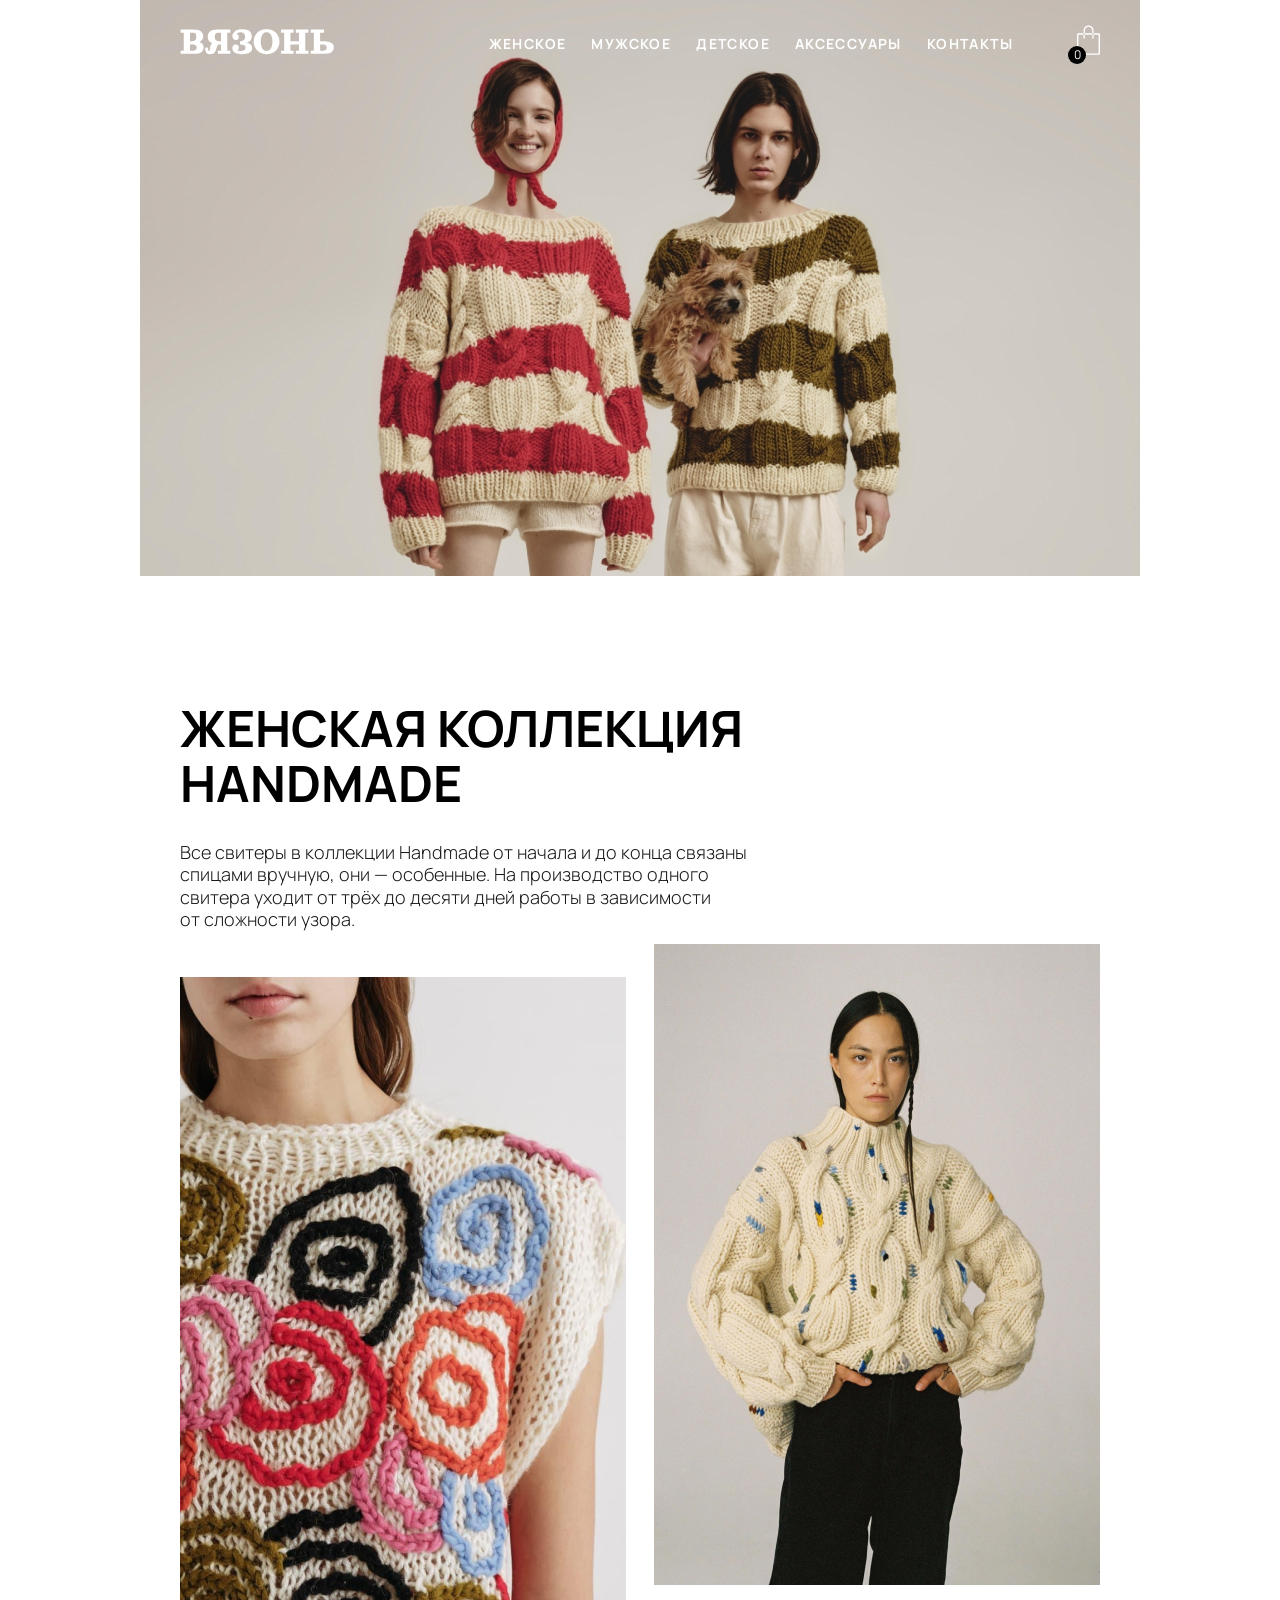
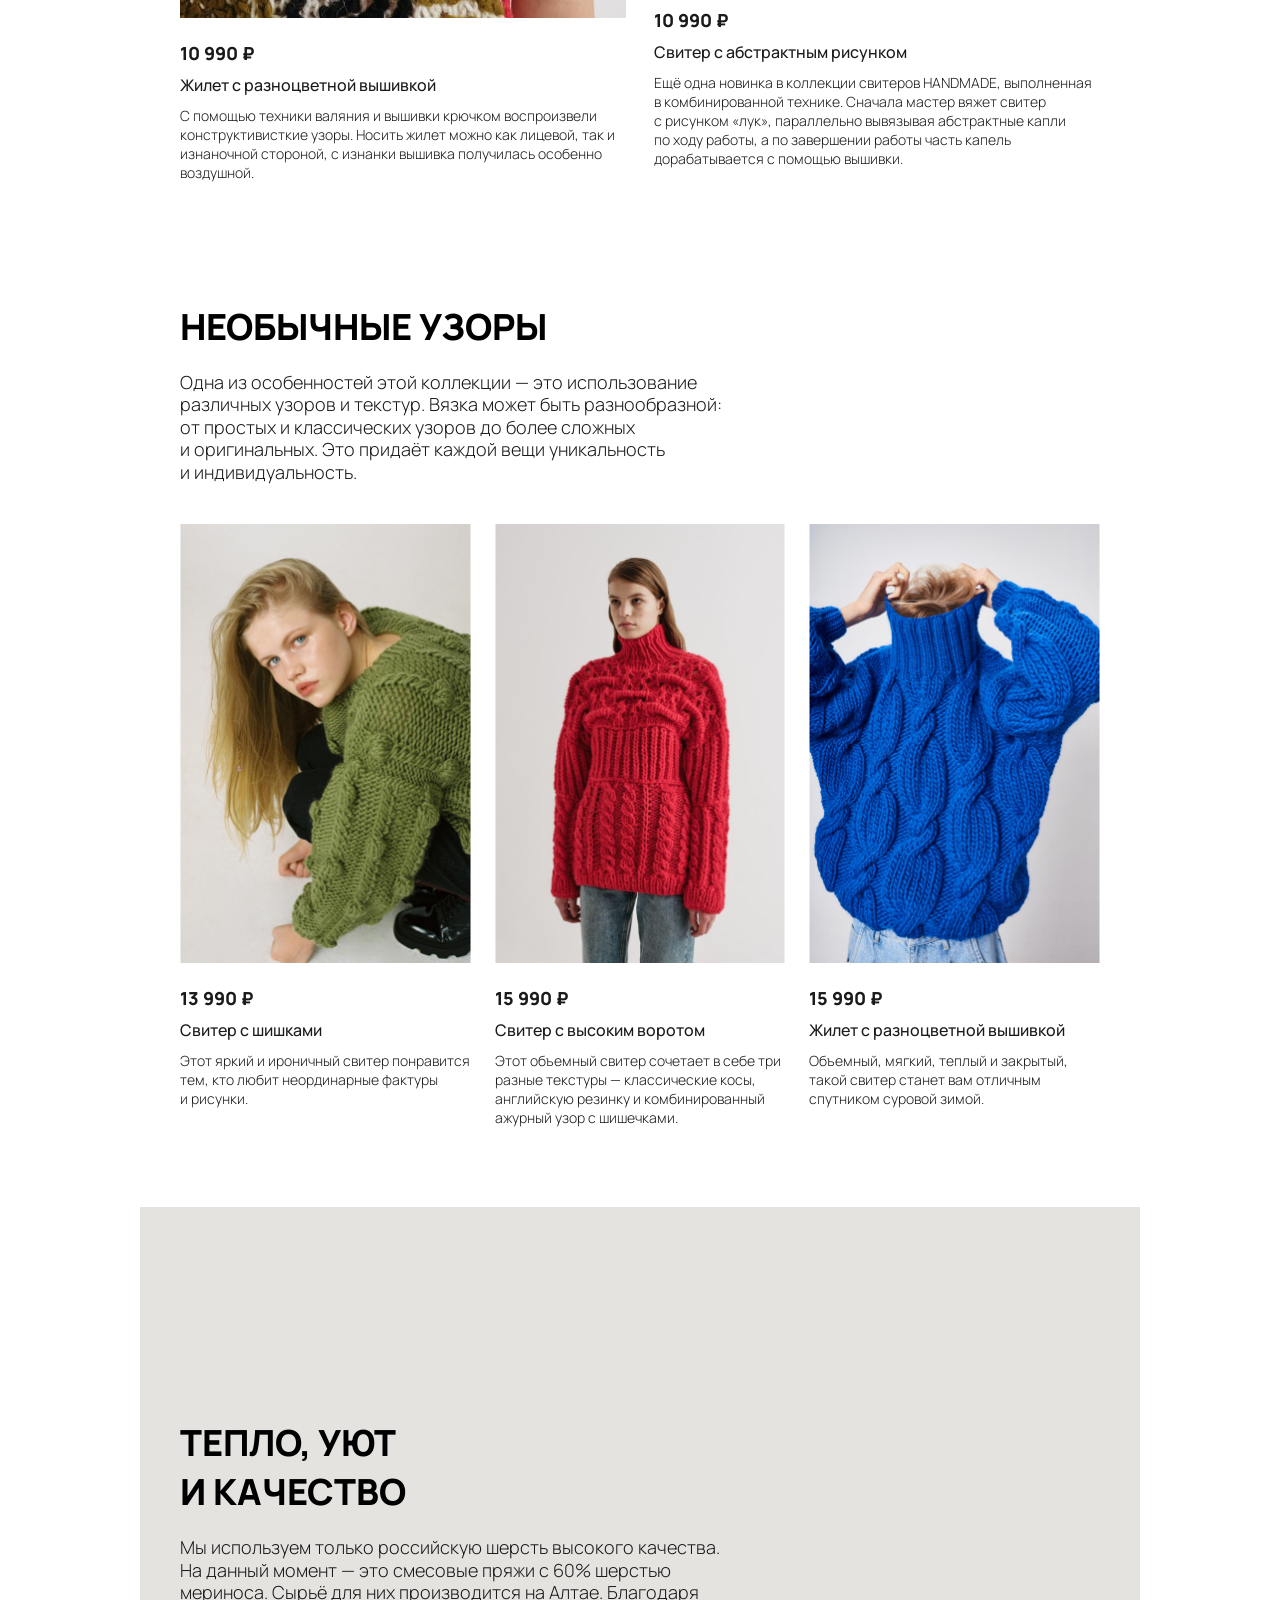
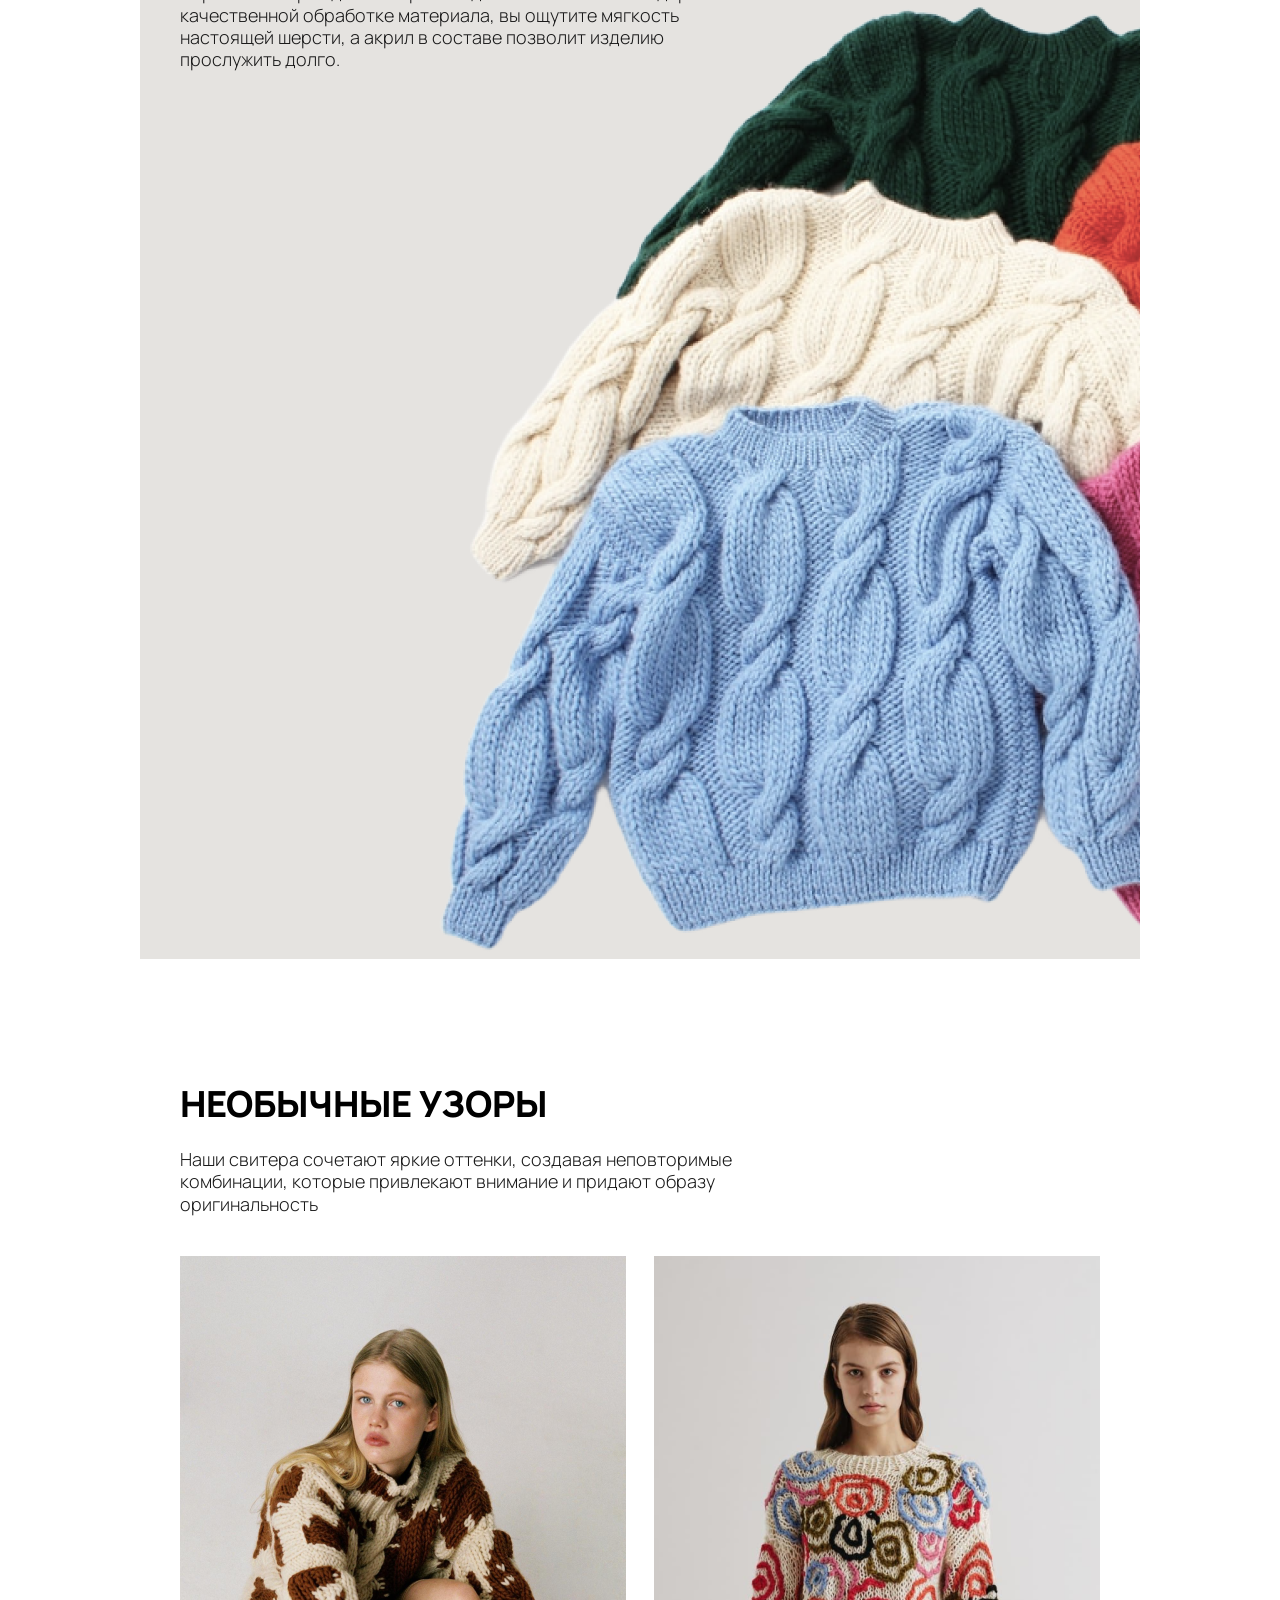
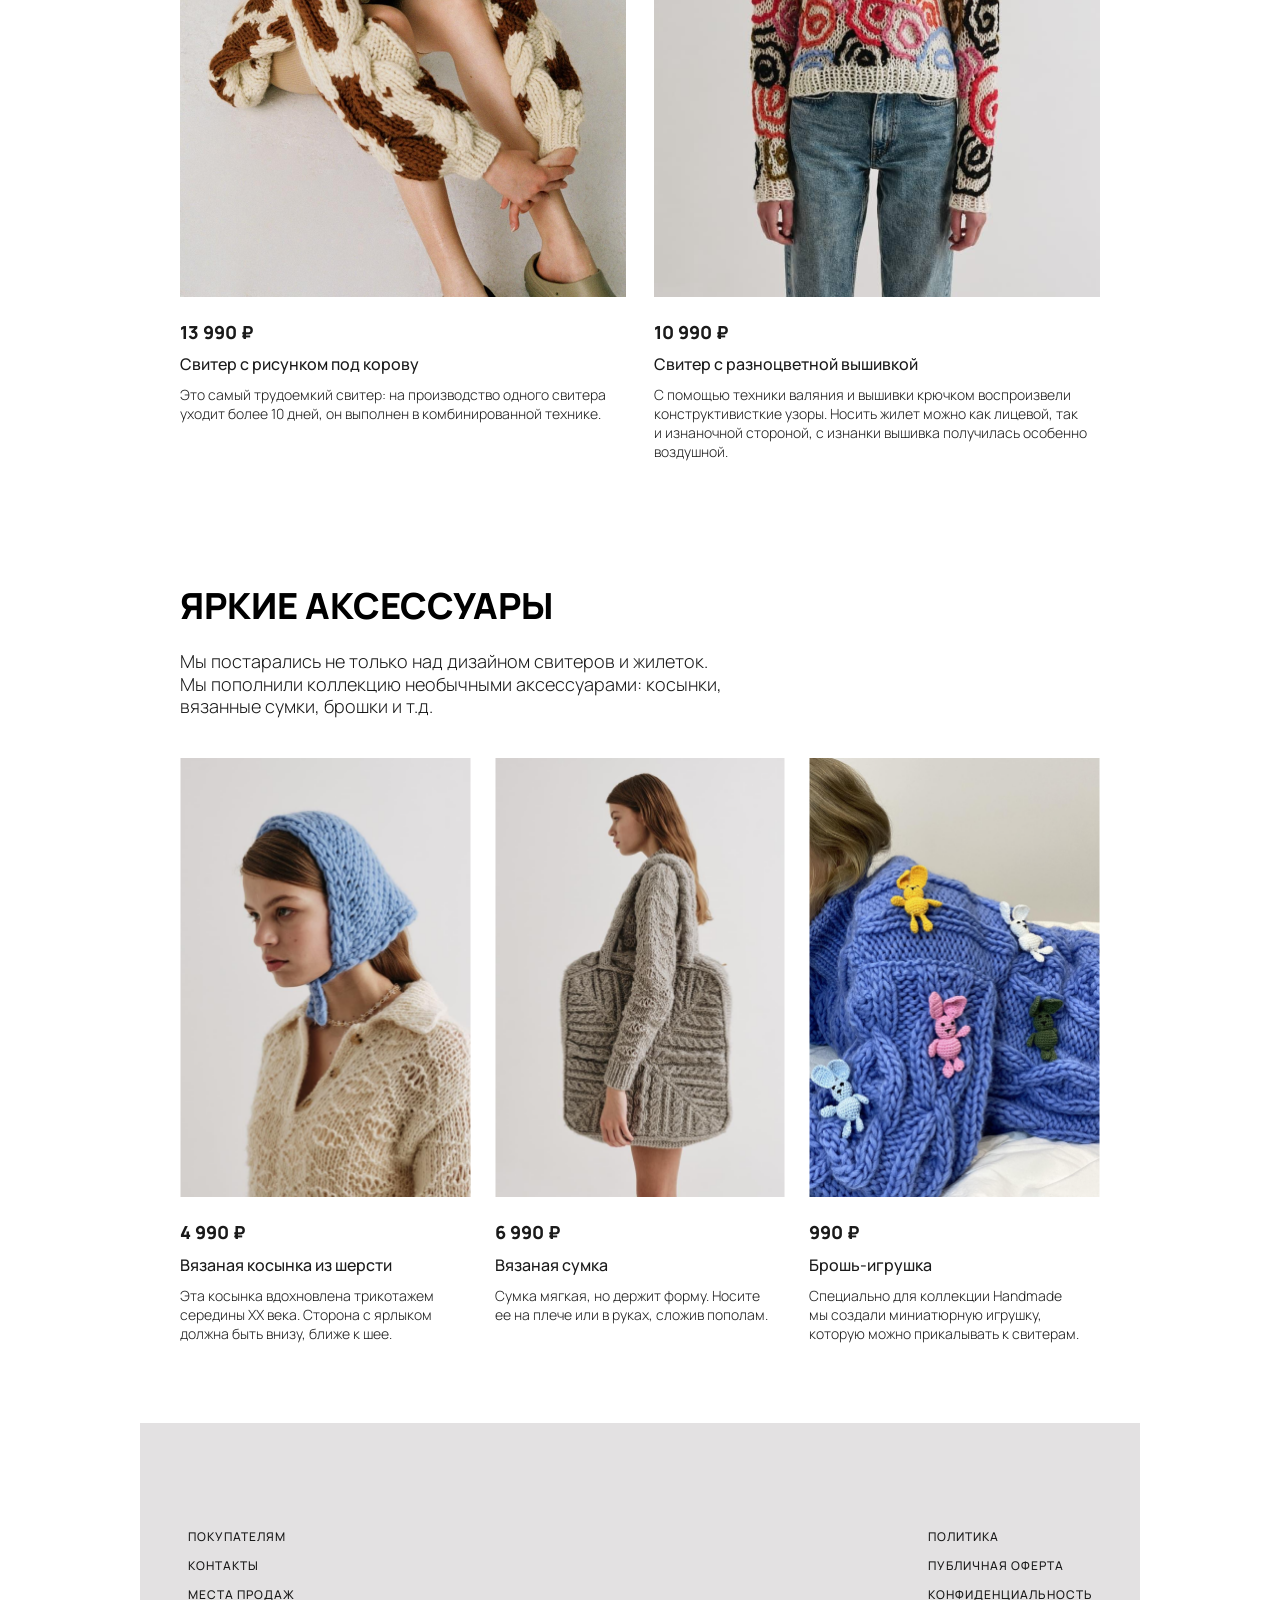
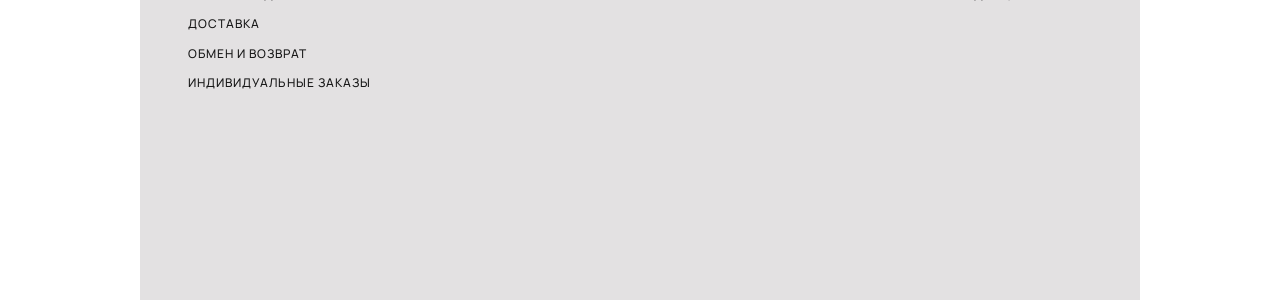
<file: index.html>
<!DOCTYPE html>
<html lang="en">
  <head>
    <meta charset="UTF-8" />
    <meta name="viewport" content="width=device-width, initial-scale=1.0" />
    <link rel="preconnect" href="https://fonts.googleapis.com" />
    <link rel="preconnect" href="https://fonts.gstatic.com" crossorigin />
    <link rel="stylesheet" href="./styles.css" />
    <link
      href="https://fonts.googleapis.com/css2?family=Manrope:wght@300;500;700;800&display=swap"
      rel="stylesheet"
    />
    <title>Вязонь</title>
  </head>
  <body>
    <header class="header">
      <a href="#" class="header__logo-container">
        <img src="./assets/logo.svg" />
      </a>
      <div class="header-menu">
        <nav class="navigation">
          <ul class="navigation-list">
            <li class="navigation-list-item">
              <a class="navigation-list-item__content" href="#">Женское</a>
            </li>
            <li class="navigation-list-item">
              <a class="navigation-list-item__content" href="#">Мужское</a>
            </li>
            <li class="navigation-list-item">
              <a class="navigation-list-item__content" href="#">Детское</a>
            </li>
            <li class="navigation-list-item">
              <a class="navigation-list-item__content" href="#">Аксессуары</a>
            </li>
            <li class="navigation-list-item">
              <a class="navigation-list-item__content" href="#">Контакты</a>
            </li>
          </ul>
        </nav>
        <div class="header__cart-button-container">
          <img src="./assets/icons/cart.svg" />
        </div>
      </div>
    </header>
    <main>
      <div>
        <img src="./assets/Background_photo.png" />
      </div>
      <article>
        <section class="content section section--title">
          <div class="section-title-block">
            <h1 class="section-title">Женская коллекция Handmade</h1>
            <p class="section-title-description">
              Все свитеры в&nbsp;коллекции Handmade от&nbsp;начала
              и&nbsp;до&nbsp;конца связаны спицами вручную, они&nbsp;&mdash;
              особенные. На&nbsp;производство одного свитера уходит от&nbsp;трёх
              до&nbsp;десяти дней работы в&nbsp;зависимости от&nbsp;сложности
              узора.
            </p>
          </div>
          <div class="product-card-group product-card-group--duplet">
            <section class="product-card product-card--padded">
              <div class="product-card__image">
                <img src="./assets/div.js-product-img.png" />
              </div>
              <div class="product-card__info">
                <span class="product-card__price">10 990 ₽</span>
                <h3 class="product-card__title">
                  Жилет с разноцветной вышивкой
                </h3>
                <p class="product-card__description">
                  C помощью техники валяния и вышивки крючком воспроизвели
                  конструктивисткие узоры. Носить жилет можно как лицевой, так и
                  изнаночной стороной, с изнанки вышивка получилась особенно
                  воздушной.
                </p>
              </div>
            </section>
            <section class="product-card">
              <div class="product-card__image">
                <img src="./assets/div.js-product-img-1.png" />
              </div>
              <div class="product-card__info">
                <span class="product-card__price">10 990 ₽</span>
                <h3 class="product-card__title">
                  Свитер с абстрактным рисунком
                </h3>
                <p class="product-card__description">
                  Ещё одна новинка в&nbsp;коллекции свитеров HANDMADE,
                  выполненная в&nbsp;комбинированной технике. Сначала мастер
                  вяжет свитер с&nbsp;рисунком &laquo;лук&raquo;, параллельно
                  вывязывая абстрактные капли по&nbsp;ходу работы,
                  а&nbsp;по&nbsp;завершении работы часть капель дорабатывается
                  с&nbsp;помощью вышивки.
                </p>
              </div>
            </section>
          </div>
        </section>

        <section class="content section">
          <div class="section-title-block">
            <h2 class="section-title">Необычные узоры</h2>
            <p class="section-title-description">
              Одна из&nbsp;особенностей этой коллекции&nbsp;&mdash; это
              использование различных узоров и&nbsp;текстур. Вязка может быть
              разнообразной: от&nbsp;простых и&nbsp;классических узоров
              до&nbsp;более сложных и&nbsp;оригинальных. Это придаёт каждой вещи
              уникальность и&nbsp;индивидуальность.
            </p>
          </div>
          <div class="product-card-group product-card-group--triplet">
            <section class="product-card">
              <div class="product-card__image">
                <img src="./assets/div.js-product-img-2.png" />
              </div>
              <div class="product-card__info">
                <span class="product-card__price">13 990 ₽</span>
                <h3 class="product-card__title">Свитер с шишками</h3>
                <p class="product-card__description">
                  Этот яркий и&nbsp;ироничный свитер понравится тем, кто любит
                  неординарные фактуры и&nbsp;рисунки.
                </p>
              </div>
            </section>
            <section class="product-card">
              <div class="product-card__image">
                <img src="./assets/div.js-product-img-3.png" />
              </div>
              <div class="product-card__info">
                <span class="product-card__price">15 990 ₽</span>
                <h3 class="product-card__title">Свитер с высоким воротом</h3>
                <p class="product-card__description">
                  Этот объемный свитер сочетает в&nbsp;себе три разные текстуры
                  &mdash; классические косы, английскую резинку
                  и&nbsp;комбинированный ажурный узор с&nbsp;шишечками.
                </p>
              </div>
            </section>
            <section class="product-card">
              <div class="product-card__image">
                <img src="./assets/div.js-product-img-4.png" />
              </div>
              <div class="product-card__info">
                <span class="product-card__price">15 990 ₽</span>
                <h3 class="product-card__title">
                  Жилет с разноцветной вышивкой
                </h3>
                <p class="product-card__description">
                  Объемный, мягкий, теплый и&nbsp;закрытый, такой свитер станет
                  вам отличным спутником суровой зимой.
                </p>
              </div>
            </section>
          </div>
        </section>

        <section class="content section section--soft">
          <div class="section-title-block">
            <h2 class="section-title">Тепло, уют<br />и качество</h2>
            <p class="section-title-description">
              Мы&nbsp;используем только российскую шерсть высокого качества.
              На&nbsp;данный момент&nbsp;&mdash; это смесовые пряжи с&nbsp;60%
              шерстью мериноса. Сырьё для них производится на&nbsp;Алтае.
              Благодаря качественной обработке материала, вы&nbsp;ощутите
              мягкость настоящей шерсти, а&nbsp;акрил в&nbsp;составе позволит
              изделию прослужить долго.
            </p>
          </div>
          <img src="./assets/MIRSTORES-21aw2 1.png" />
        </section>

        <section class="content section">
          <div class="section-title-block">
            <h2 class="section-title">Необычные узоры</h2>
            <p class="section-title-description">
              Наши свитера сочетают яркие оттенки, создавая неповторимые
              комбинации, которые привлекают внимание и&nbsp;придают образу
              оригинальность
            </p>
          </div>
          <div class="product-card-group product-card-group--duplet">
            <section class="product-card">
              <div class="product-card__image">
                <img src="./assets/div.js-product-img-5.png" />
              </div>
              <div class="product-card__info">
                <span class="product-card__price">13 990 ₽</span>
                <h3 class="product-card__title">
                  Свитер с рисунком под корову
                </h3>
                <p class="product-card__description">
                  Это самый трудоемкий свитер: на&nbsp;производство одного
                  свитера уходит более 10&nbsp;дней, он&nbsp;выполнен
                  в&nbsp;комбинированной технике.
                </p>
              </div>
            </section>
            <section class="product-card">
              <div class="product-card__image">
                <img src="./assets/div.js-product-img-6.png" />
              </div>
              <div class="product-card__info">
                <span class="product-card__price">10 990 ₽</span>
                <h3 class="product-card__title">
                  Свитер с разноцветной вышивкой
                </h3>
                <p class="product-card__description">
                  C&nbsp;помощью техники валяния и&nbsp;вышивки крючком
                  воспроизвели конструктивисткие узоры. Носить жилет можно как
                  лицевой, так и&nbsp;изнаночной стороной, с&nbsp;изнанки
                  вышивка получилась особенно воздушной.
                </p>
              </div>
            </section>
          </div>
        </section>

        <section class="content section">
          <div class="section-title-block">
            <h2 class="section-title">Яркие аксессуары</h2>
            <p class="section-title-description">
              Мы&nbsp;постарались не&nbsp;только над дизайном свитеров
              и&nbsp;жилеток. Мы&nbsp;пополнили коллекцию необычными
              аксессуарами: косынки, вязанные сумки, брошки и&nbsp;т.д.
            </p>
          </div>
          <div class="product-card-group product-card-group--triplet">
            <section class="product-card">
              <div class="product-card__image">
                <img src="./assets/div.js-product-img-7.png" />
              </div>
              <div class="product-card__info">
                <span class="product-card__price">4 990 ₽</span>
                <h3 class="product-card__title">Вязаная косынка из шерсти</h3>
                <p class="product-card__description">
                  Эта косынка вдохновлена трикотажем середины XX&nbsp;века.
                  Сторона с&nbsp;ярлыком должна быть внизу, ближе к&nbsp;шее.
                </p>
              </div>
            </section>
            <section class="product-card">
              <div class="product-card__image">
                <img src="./assets/div.js-product-img-8.png" />
              </div>
              <div class="product-card__info">
                <span class="product-card__price">6 990 ₽</span>
                <h3 class="product-card__title">Вязаная сумка</h3>
                <p class="product-card__description">
                  Сумка мягкая, но&nbsp;держит форму. Носите
                  ее&nbsp;на&nbsp;плече или в&nbsp;руках, сложив пополам.
                </p>
              </div>
            </section>
            <section class="product-card">
              <div class="product-card__image">
                <img src="./assets/div.js-product-img-9.png" />
              </div>
              <div class="product-card__info">
                <span class="product-card__price">990 ₽</span>
                <h3 class="product-card__title">Брошь-игрушка</h3>
                <p class="product-card__description">
                  Специально для коллекции Handmade мы&nbsp;создали миниатюрную
                  игрушку, которую можно прикалывать к&nbsp;свитерам.
                </p>
              </div>
            </section>
          </div>
        </section>
      </article>
    </main>
    <footer class="footer">
      <nav class="navigation">
        <ul class="navigation-list navigation-list--column">
          <li class="navigation-list-item">
            <a class="navigation-list-item__content" href="#">Покупателям</a>
          </li>
          <li class="navigation-list-item">
            <a class="navigation-list-item__content" href="#">Контакты</a>
          </li>
          <li class="navigation-list-item">
            <a class="navigation-list-item__content" href="#">Места продаж</a>
          </li>
          <li class="navigation-list-item">
            <a class="navigation-list-item__content" href="#">Доставка</a>
          </li>
          <li class="navigation-list-item">
            <a class="navigation-list-item__content" href="#"
              >Обмен и возврат</a
            >
          </li>
          <li class="navigation-list-item">
            <a class="navigation-list-item__content" href="#"
              >Индивидуальные заказы</a
            >
          </li>
        </ul>
      </nav>
      <nav class="navigation">
        <ul class="navigation-list navigation-list--column">
          <li class="navigation-list-item">
            <a class="navigation-list-item__content" href="#">Политика</a>
          </li>
          <li class="navigation-list-item">
            <a class="navigation-list-item__content" href="#"
              >Публичная оферта</a
            >
          </li>
          <li class="navigation-list-item">
            <a class="navigation-list-item__content" href="#"
              >Конфиденциальность</a
            >
          </li>
        </ul>
      </nav>
    </footer>
  </body>
</html>
</file>
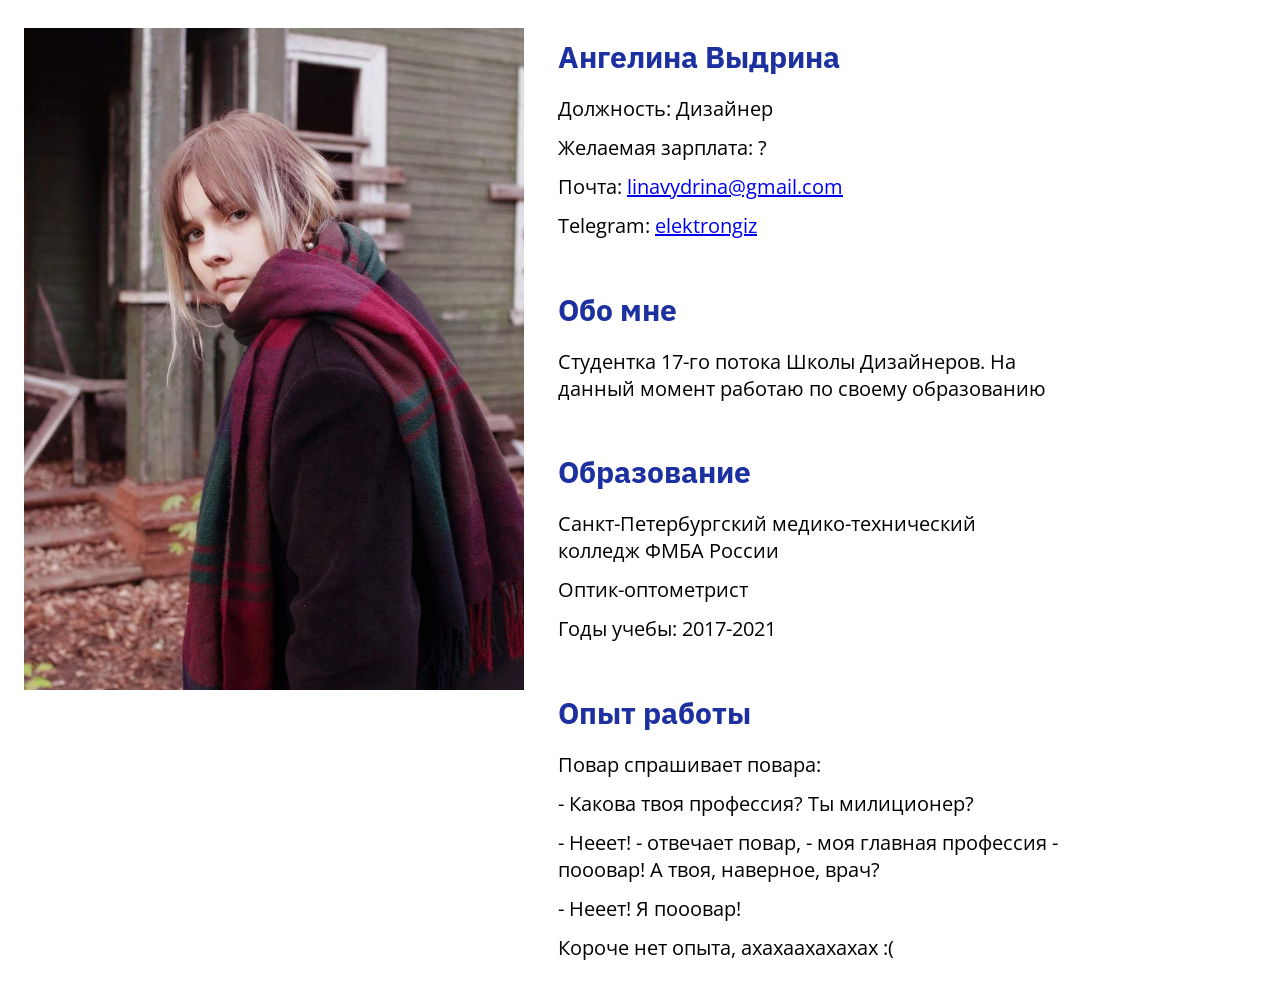
<file: src/index.html>
<!DOCTYPE html>
<html lang="en">

<head>
    <meta charset="UTF-8">
    <meta http-equiv="X-UA-Compatible" content="IE=edge">
    <meta name="viewport" content="width=device-width, initial-scale=1.0">
    <link rel="stylesheet" href="css/style.css">
    <link rel="preconnect" href="https://fonts.googleapis.com">
    <link rel="preconnect" href="https://fonts.gstatic.com" crossorigin>
    <link href="https://fonts.googleapis.com/css2?family=IBM+Plex+Sans:wght@500&family=Open+Sans:wght@300&display=swap"
        rel="stylesheet">
    <title>Document</title>
    <img src="img\photo_2022-12-06_13-28-23.jpg" alt="Моя фотка">
    <section>
        <div class="info">
            <h2>Ангелина Выдрина</h2>
            <p>Должность: Дизайнер</p>
            <p>Желаемая зарплата: ?</p>
            <p>Почта: <a href="mailto:linavydrina@gmail.com">linavydrina@gmail.com</a></p>
            <p>Telegram: <a href="https://t.me/elektrongiz">elektrongiz</a></p>
        </div>
    </section>
    <section>
        <div class="about_me">
        <h2>Обо мне</h2>
        <p>Студентка 17-го потока Школы Дизайнеров. На данный момент работаю по своему образованию</p>
    </div>
    </section>
    <section>
        <div class="education">
        <h2>Образование</h2>
        <p>Санкт-Петербургский медико-технический колледж ФМБА России</p>
        <p>Оптик-оптометрист</p>
        <p>Годы учебы: 2017-2021</p>
    </div>
    </section>
    <section>
        <div class="work_exp">
        <h2>Опыт работы</h2>
        <p>Повар спрашивает повара:</p>
        <p>- Какова твоя профессия? Ты милиционер?</p>
        <p>- Нееет! - отвечает повар, - моя главная профессия - пооовар! А твоя, наверное, врач?</p>
        <p>- Нееет! Я пооовар!</p>
        <p>Короче нет опыта, ахахаахахахах :(</p>
    </div>
    </section>
</head>

<body>

</body>

</html>
</file>
<file: styles.css>
html {
  font-family: Manrope, sans-serif;
  color: #1a1a1a;
}
body {
  margin: auto;
  width: 1000px;
  position: relative;
}
a {
  text-decoration: none;
  color: unset;
}
ul {
  list-style-type: none;
  margin: 0;
  padding: 0;
}
h1,
h2,
h3,
p {
  margin: 0;
  font-size: unset;
}
.header {
  display: flex;
  position: absolute;
  top: 0;
  left: 0;
  width: calc(100% - 5rem);
  max-width: 1000px;
  padding: 1.55rem 2.5rem;
  justify-content: space-between;
  align-items: center;
  color: #fff;
}
.header-menu {
  display: flex;
}
.header__cart-button-container {
  margin-left: 3.22rem;
  position: relative;
}
.header__cart-button-container:before {
  content: '0';
  position: absolute;
  bottom: 0;
  left: -0.5625rem;
  background-color: #000;
  font-size: 0.75rem;
  font-weight: 400;
  line-height: 1.125rem;
  width: 1.125rem;
  display: flex;
  justify-content: center;
  border-radius: 100%;
}
.navigation-list {
  display: flex;
}
.navigation-list--column {
  flex-direction: column;
}
.navigation-list-item {
  display: flex;
  text-transform: uppercase;
  font-weight: 700;
  letter-spacing: 0.0875rem;
  line-height: 0.875rem;
  font-size: 0.875rem;
}
.navigation-list--column .navigation-list-item {
  font-weight: 500;
  letter-spacing: 0.0625rem;
  font-size: 0.75rem;
}
.navigation-list-item__content {
  padding: 0.78rem;
  white-space: nowrap;
}
.navigation-list--column .navigation-list-item__content {
  padding: 0.47rem;
}
.content {
  padding: 0 2.5rem;
}

.section {
  margin-bottom: 5rem;
}
.section .section-title-block {
  margin-top: 7.5rem;
  margin-bottom: 2.5rem;
  width: 36.125rem;
}
.section .section-title {
  font-size: 2.25rem;
  font-weight: 800;
  text-transform: uppercase;
  color: #000;
  margin-bottom: 1.25rem;
}
.section .section-title-description {
  font-size: 1.125rem;
  font-weight: 300;
  line-height: 1.4rem;
}
.section.section.section--title .section-title-block {
  margin-bottom: 0.75rem;
}
.section.section--title .section-title {
  font-size: 3.125rem;
  font-weight: 700;
  line-height: 110%;
  margin-bottom: 1.88rem;
}
.section--soft {
  padding-top: 5.69rem;
  padding-bottom: 53rem;
  background-color: rgba(207, 202, 196, 0.53);
  position: relative;
}
.section--soft img {
  position: absolute;
  bottom: 0;
  right: 0;
}

.product-card--padded {
  margin-top: 2.06rem;
}
.product-card__info {
  display: flex;
  flex-direction: column;
  gap: 0.62rem;
}
.product-card__image {
  margin-bottom: 1.25rem;
}
.product-card__image img {
  width: 100%;
  height: 100%;
  object-fit: cover;
}
.product-card__price {
  font-size: 1.125rem;
  font-weight: 800;
  line-height: 1.35rem;
}
.product-card__title {
  font-size: 1rem;
  font-weight: 500;
}
.product-card__description {
  font-size: 0.875rem;
  font-weight: 300;
}
.product-card-group {
  display: flex;
}
.product-card-group--duplet {
  gap: 1.75rem;
}
.product-card-group--duplet .product-card {
  width: 50%;
}
.product-card-group--triplet {
  gap: 1.5rem;
}
.product-card-group--triplet .product-card {
  width: 33.3%;
}
.footer {
  background-color: #e3e1e2;
  display: flex;
  padding: 6.25rem 2.48875rem 12.6875rem 2.5rem;
  justify-content: space-between;
  align-items: start;
}
</file>
<file: src/css/style.css>
* {
    padding: 0px;
}

body {
    font-size: 20px;
    line-height: 27px;
}

section {
    position: relative;
}

.info {
    margin: 0;
    width: 500px;
    display: inline-block;
    padding: 10px;
}


h2 {
    font-family: 'IBM Plex Sans', sans-serif;
    color: #1c30a0;
    text-align: left
}

P {
    font-family: 'Open Sans', sans-serif;
    font-size: 20px;
    color: black;
    margin: 0 0 .60em 0;
}

img {
    width: 500px;
    height: auto;
    float: left;
    padding: 10px;
    margin: 10px 14px auto 6px;
}

.about_me {
    margin: 0;
    width: 500px;
    display: inline-block;
    padding: 10px;
}

.education {
    margin: 0;
    width: 500px;
    display: inline-block;
    padding: 10px;
}

.work_exp {
    margin: 0;
    width: 500px;
    display: inline-block;
    padding: 10px;
}
</file>
